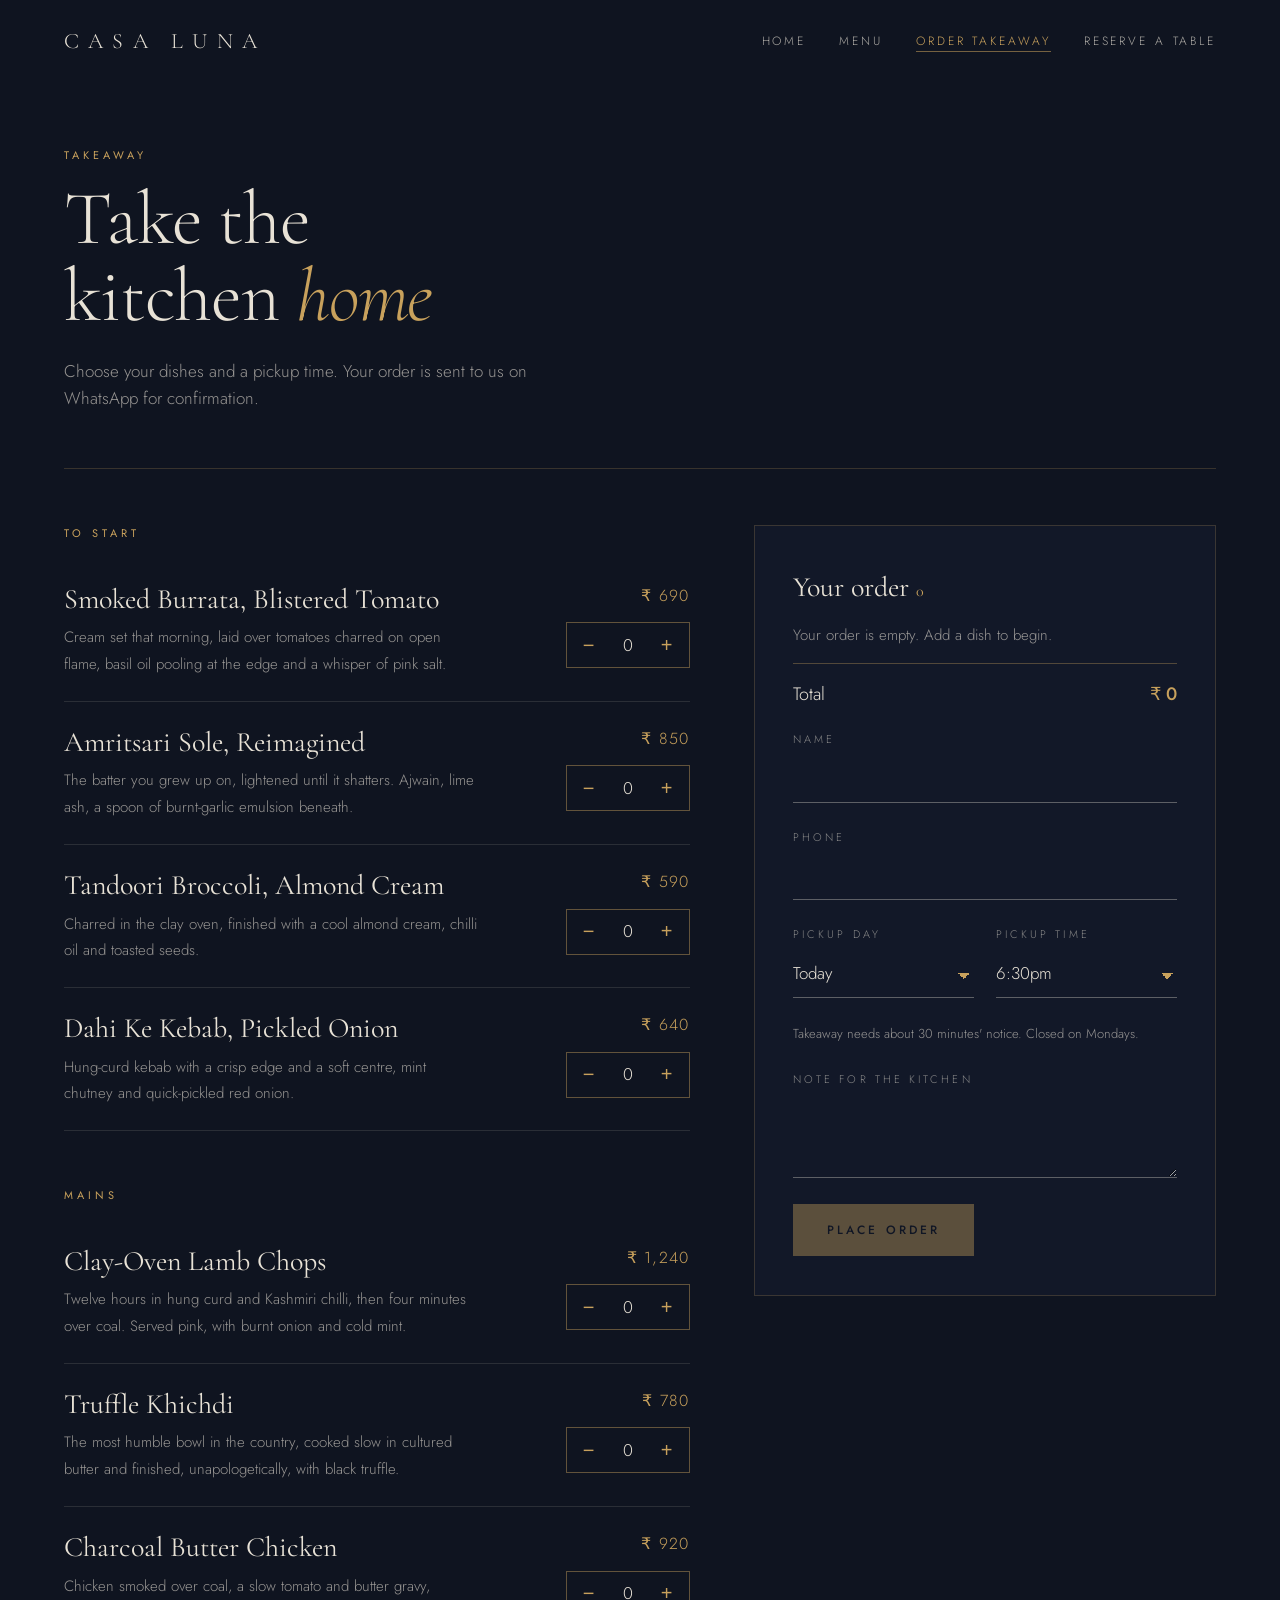
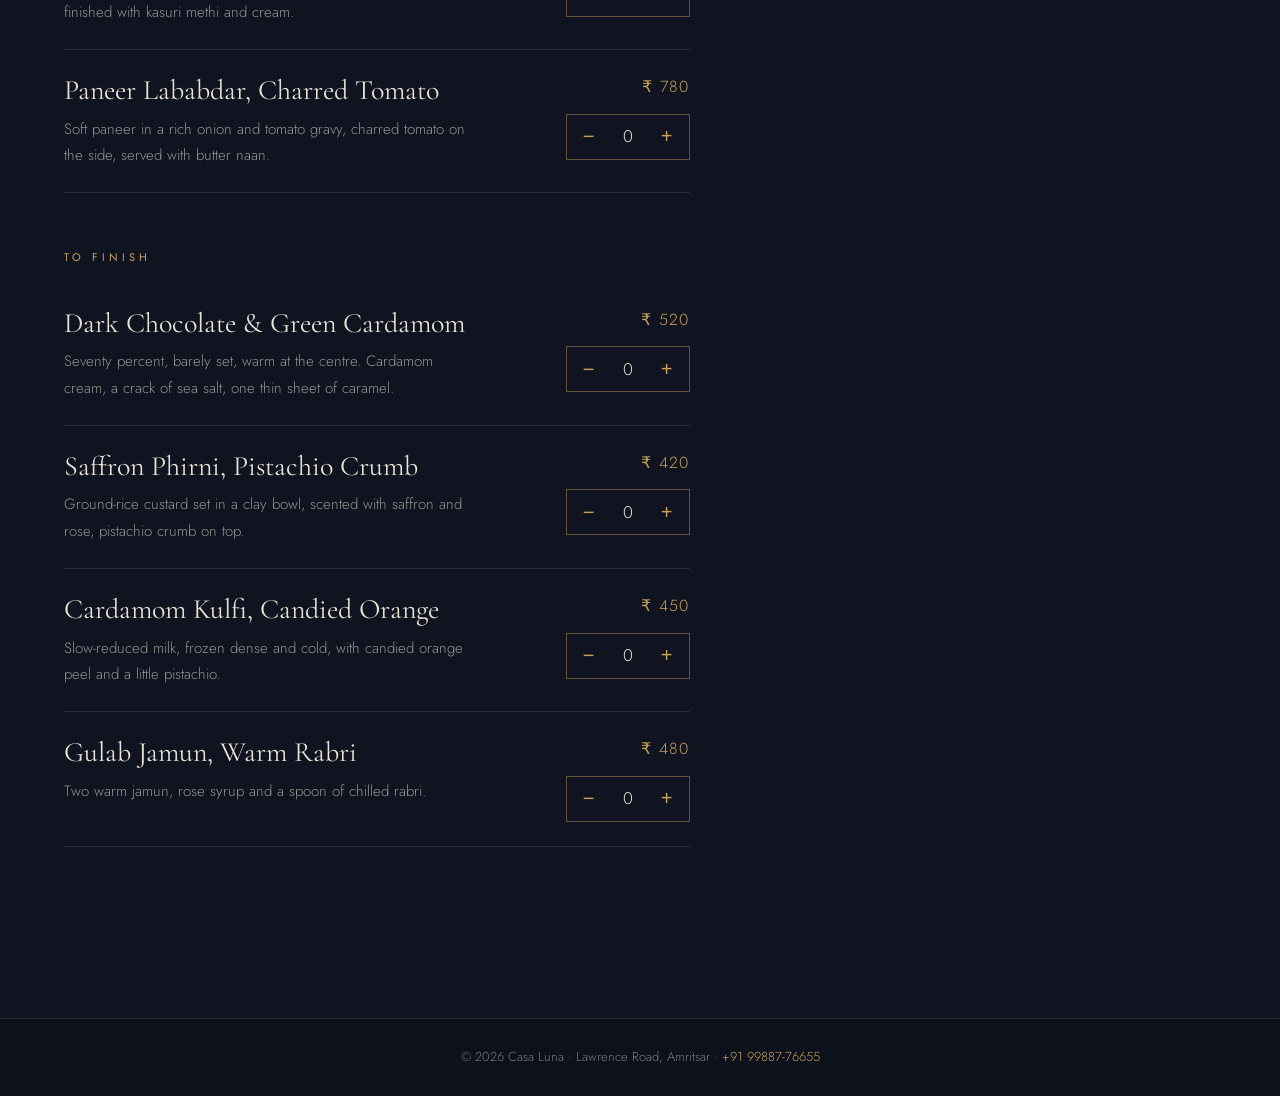
<file: order.html>
<!doctype html>
<html lang="en">
<head>
<meta charset="utf-8">
<meta name="viewport" content="width=device-width, initial-scale=1">
<title>Order takeaway — Casa Luna, Amritsar</title>
<meta name="description" content="Order Casa Luna takeaway: choose your dishes and a pickup time.">
<link rel="preconnect" href="https://fonts.googleapis.com"><link rel="preconnect" href="https://fonts.gstatic.com" crossorigin>
<link href="https://fonts.googleapis.com/css2?family=Cormorant+Garamond:ital,wght@0,300;0,400;0,500;1,300;1,400&family=Jost:wght@300;400;500&display=swap" rel="stylesheet">
<link rel="stylesheet" href="css/pages.css">
</head>
<body>
<header class="p-head"><a class="p-mark" href="index.html">Casa&nbsp;Luna</a>
  <nav class="p-nav" aria-label="Main"><a href="index.html">Home</a><a href="index.html#carte">Menu</a><a href="order.html" aria-current="page">Order takeaway</a><a href="reserve.html">Reserve a table</a></nav></header>
<main class="p-main">
  <div class="p-intro">
    <p class="p-eyebrow">Takeaway</p>
    <h1 class="p-title">Take the kitchen <em>home</em></h1>
    <p class="p-lede">Choose your dishes and a pickup time. Your order is sent to us on WhatsApp for confirmation.</p>
  </div>
  <div class="p-grid">
    <div id="order-menu"></div>
    <div class="o-side">
      <div id="cart-box" class="p-card">
        <h2>Your order <span id="cart-count" style="font-size:16px;color:var(--gold)">0</span></h2>
        <ul class="o-cart" id="cart-lines"></ul>
        <div class="o-total"><span>Total</span><strong id="cart-total">₹ 0</strong></div>
        <form id="order-form" class="f-grid" novalidate>
          <label class="f-field f-wide"><span>Name</span><input class="f-control" name="name" type="text" autocomplete="name" required></label>
          <label class="f-field f-wide"><span>Phone</span><input class="f-control" name="phone" type="tel" autocomplete="tel" inputmode="tel" pattern="[0-9+\s\(\)\-]{8,}" required></label>
          <label class="f-field"><span>Pickup day</span><select class="f-control" name="day" required></select></label>
          <label class="f-field"><span>Pickup time</span><select class="f-control" name="time" required></select></label>
          <p class="f-hint f-wide" id="pickup-msg"></p>
          <label class="f-field f-wide"><span>Note for the kitchen</span><textarea class="f-control" name="note" rows="2"></textarea></label>
          <div class="f-wide"><button class="p-btn" type="submit" name="place" disabled>Place order</button></div>
        </form>
      </div>
      <div class="p-done" id="order-done" tabindex="-1" hidden>
        <p class="p-eyebrow">One last step</p>
        <h2>Send your order on WhatsApp</h2>
        <p id="order-summary"></p>
        <ol class="p-steps"><li>Tap the button below — your order opens in WhatsApp.</li><li>Press send. We confirm the order and pickup time.</li></ol>
        <p class="f-hint">Your order isn't with us until the message is sent.</p>
        <a class="p-btn" id="order-wa" href="#" target="_blank" rel="noopener">Send on WhatsApp</a>
        <a class="p-btn p-btn--ghost" href="tel:+919988776655">Or call +91 99887-76655</a>
      </div>
    </div>
  </div>
</main>
<footer class="p-foot">© 2026 Casa Luna · Lawrence Road, Amritsar · <a href="tel:+919988776655">+91 99887-76655</a></footer>
<script src="js/config.js"></script>
<script src="js/menu-data.js"></script>
<script src="js/booking.js"></script>
<script src="js/order.js"></script>
</body>
</html>
</file>
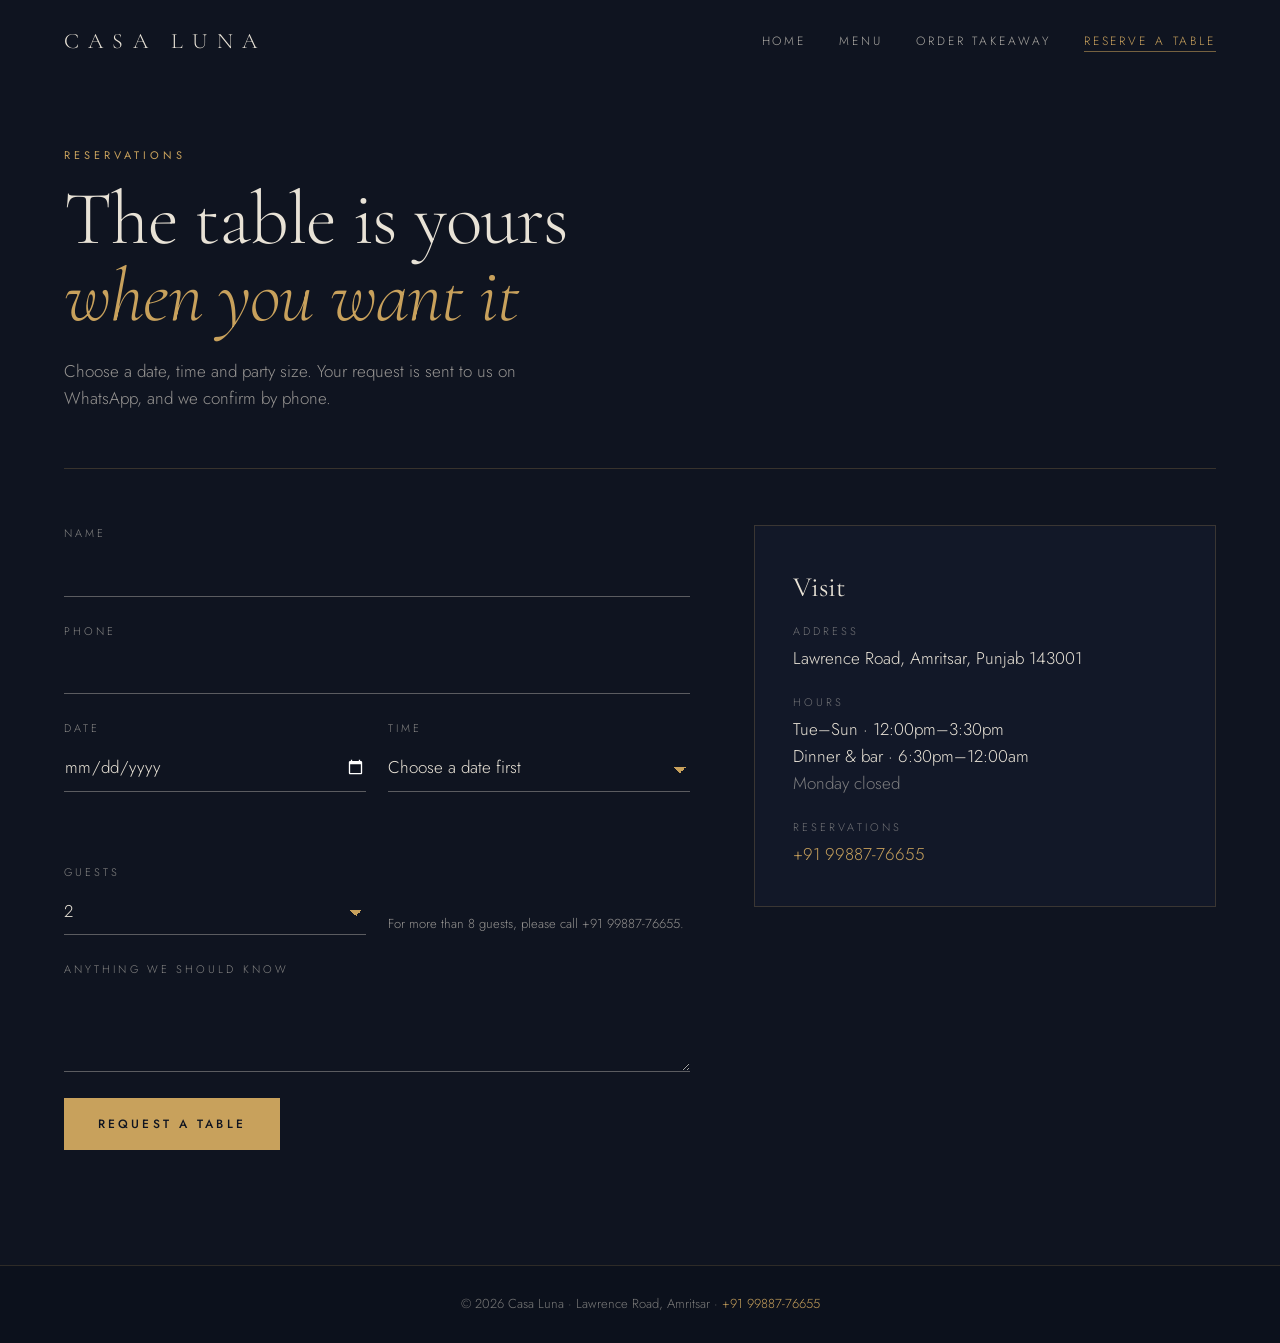
<file: reserve.html>
<!doctype html>
<html lang="en">
<head>
<meta charset="utf-8">
<meta name="viewport" content="width=device-width, initial-scale=1">
<title>Reserve a table — Casa Luna, Amritsar</title>
<meta name="description" content="Reserve a table at Casa Luna, Lawrence Road, Amritsar. Lunch and dinner, Tuesday to Sunday.">
<link rel="preconnect" href="https://fonts.googleapis.com"><link rel="preconnect" href="https://fonts.gstatic.com" crossorigin>
<link href="https://fonts.googleapis.com/css2?family=Cormorant+Garamond:ital,wght@0,300;0,400;0,500;1,300;1,400&family=Jost:wght@300;400;500&display=swap" rel="stylesheet">
<link rel="stylesheet" href="css/pages.css">
</head>
<body>
<header class="p-head"><a class="p-mark" href="index.html">Casa&nbsp;Luna</a>
  <nav class="p-nav" aria-label="Main"><a href="index.html">Home</a><a href="index.html#carte">Menu</a><a href="order.html">Order takeaway</a><a href="reserve.html" aria-current="page">Reserve a table</a></nav></header>
<main class="p-main">
  <div class="p-intro">
    <p class="p-eyebrow">Reservations</p>
    <h1 class="p-title">The table is yours <em>when you want it</em></h1>
    <p class="p-lede">Choose a date, time and party size. Your request is sent to us on WhatsApp, and we confirm by phone.</p>
  </div>
  <div class="p-grid">
    <div>
      <form id="reserve-form" class="f-grid" novalidate>
        <label class="f-field f-wide"><span>Name</span><input class="f-control" name="name" type="text" autocomplete="name" required></label>
        <label class="f-field f-wide"><span>Phone</span><input class="f-control" name="phone" type="tel" autocomplete="tel" inputmode="tel" pattern="[0-9+\s\(\)\-]{8,}" required></label>
        <label class="f-field"><span>Date</span><input class="f-control" name="date" type="date" required></label>
        <label class="f-field"><span>Time</span><select class="f-control" name="time" required></select></label>
        <p class="f-warn f-wide" id="time-msg" role="status"></p>
        <label class="f-field"><span>Guests</span><select class="f-control" name="guests"></select></label>
        <p class="f-hint" id="big-group" style="align-self:end"></p>
        <label class="f-field f-wide"><span>Anything we should know</span><textarea class="f-control" name="note" rows="3"></textarea></label>
        <div class="f-wide"><button class="p-btn" type="submit">Request a table</button></div>
      </form>
      <div class="p-done" id="reserve-done" tabindex="-1" hidden>
        <p class="p-eyebrow">One last step</p>
        <h2>Send it to us on WhatsApp</h2>
        <p id="reserve-summary"></p>
        <ol class="p-steps"><li>Tap the button below — a message with your details opens in WhatsApp.</li><li>Press send. We confirm your table by phone.</li></ol>
        <p class="f-hint">Your request isn't with us until the message is sent.</p>
        <a class="p-btn" id="reserve-wa" href="#" target="_blank" rel="noopener">Send on WhatsApp</a>
        <a class="p-btn p-btn--ghost" href="tel:+919988776655">Or call +91 99887-76655</a>
      </div>
    </div>
    <aside class="p-card">
      <h2>Visit</h2>
      <dl class="p-info">
        <div><dt>Address</dt><dd>Lawrence Road, Amritsar, Punjab 143001</dd></div>
        <div><dt>Hours</dt><dd>Tue–Sun · 12:00pm–3:30pm<br>Dinner &amp; bar · 6:30pm–12:00am<br><span style="color:rgba(232,226,214,.5)">Monday closed</span></dd></div>
        <div><dt>Reservations</dt><dd><a href="tel:+919988776655">+91 99887-76655</a></dd></div>
      </dl>
    </aside>
  </div>
</main>
<footer class="p-foot">© 2026 Casa Luna · Lawrence Road, Amritsar · <a href="tel:+919988776655">+91 99887-76655</a></footer>
<script src="js/config.js"></script>
<script src="js/booking.js"></script>
<script src="js/reserve.js"></script>
</body>
</html>
</file>
<file: css/pages.css>
/* Reserve + takeaway pages — Casa Luna's own look (navy, brass, Cormorant + Jost), from the design file */
:root { --navy: #0f1420; --navy-2: #121828; --navy-3: #0c111c; --gold: #c8a15c; --gold-2: #e2c48c; --ivory: #e8e2d6; --muted: rgba(232,226,214,.62); --line: rgba(232,226,214,.12); --pad: clamp(20px, 5vw, 64px); }
*, *::before, *::after { box-sizing: border-box; }
html { -webkit-text-size-adjust: 100%; }
body { margin: 0; background: var(--navy); color: var(--ivory); font-family: Jost, "Helvetica Neue", Helvetica, sans-serif; font-weight: 300; line-height: 1.6; -webkit-font-smoothing: antialiased; }
a { color: var(--gold); text-decoration: none; } a:hover { color: var(--gold-2); }
h1, h2, h3, p { margin: 0; }
:focus-visible { outline: 2px solid var(--gold); outline-offset: 3px; }
[hidden] { display: none !important; }

.p-head { display: flex; flex-wrap: wrap; align-items: center; justify-content: space-between; gap: 14px 20px; max-width: 1320px; margin: 0 auto; padding: 24px var(--pad); }
.p-mark { font-family: "Cormorant Garamond", Georgia, serif; font-size: clamp(16px, 2.4vw, 22px); letter-spacing: clamp(.2em, 1.4vw, .42em); text-transform: uppercase; color: var(--ivory); }
.p-nav { display: flex; flex-wrap: wrap; gap: 12px clamp(16px, 2.6vw, 34px); font-size: 12px; letter-spacing: .24em; text-transform: uppercase; }
.p-nav a { color: rgba(232,226,214,.72); } .p-nav a[aria-current] { color: var(--gold); border-bottom: 1px solid rgba(200,161,92,.55); }
.p-nav a:hover { color: var(--ivory); }

.p-main { max-width: 1320px; margin: 0 auto; padding: clamp(24px, 5vw, 64px) var(--pad) clamp(64px, 9vw, 120px); }
.p-eyebrow { font-size: 11px; letter-spacing: .36em; text-transform: uppercase; color: var(--gold); font-weight: 400; margin-bottom: 16px; }
.p-title { font-family: "Cormorant Garamond", Georgia, serif; font-weight: 300; font-size: clamp(38px, 6vw, 76px); line-height: 1.02; letter-spacing: -.015em; max-width: 16ch; text-wrap: balance; }
.p-title em { color: var(--gold); font-style: italic; }
.p-lede { margin-top: 22px; max-width: 52ch; font-size: clamp(15px, 1.5vw, 17px); color: var(--muted); }
.p-intro { padding-bottom: clamp(32px, 5vw, 56px); border-bottom: 1px solid rgba(200,161,92,.22); margin-bottom: clamp(32px, 5vw, 56px); }
.p-grid { display: grid; grid-template-columns: minmax(0, 1.15fr) minmax(0, .85fr); gap: clamp(32px, 5vw, 80px); align-items: start; }

.p-btn { display: inline-flex; align-items: center; justify-content: center; min-height: 52px; padding: 0 34px; border: 0; background: var(--gold); color: var(--navy); font: 500 12px/1 Jost, sans-serif; letter-spacing: .26em; text-transform: uppercase; cursor: pointer; transition: background .25s; }
.p-btn:hover { background: var(--gold-2); color: var(--navy); }
.p-btn[disabled] { opacity: .4; cursor: not-allowed; }
.p-btn--ghost { background: transparent; color: var(--gold); border: 1px solid rgba(200,161,92,.55); } .p-btn--ghost:hover { background: rgba(200,161,92,.12); color: var(--gold-2); }

.f-grid { display: grid; grid-template-columns: 1fr 1fr; gap: 26px 22px; }
.f-wide { grid-column: 1 / -1; }
.f-field { display: grid; gap: 6px; }
.f-field > span { font-size: 11px; letter-spacing: .28em; text-transform: uppercase; color: rgba(232,226,214,.55); }
.f-control { width: 100%; min-height: 48px; padding: 10px 0; border: 0; border-bottom: 1px solid rgba(232,226,214,.35); border-radius: 0; background: transparent; color: var(--ivory); font: 300 17px/1.3 Jost, sans-serif; appearance: none; color-scheme: dark; }
.f-control:focus { outline: 0; border-bottom-color: var(--gold); }
textarea.f-control { min-height: 84px; resize: vertical; }
select.f-control { background-image: linear-gradient(45deg, transparent 50%, var(--gold) 50%), linear-gradient(-45deg, transparent 50%, var(--gold) 50%); background-size: 6px 6px; background-position: calc(100% - 10px) 55%, calc(100% - 4px) 55%; background-repeat: no-repeat; padding-right: 24px; }
select.f-control option, select.f-control optgroup { background: var(--navy-2); color: var(--ivory); }
.f-hint { font-size: 13px; color: var(--muted); }
.f-warn { font-size: 14px; color: var(--gold-2); min-height: 1.4em; }

.p-card { padding: clamp(22px, 3vw, 40px); background: var(--navy-2); border: 1px solid rgba(200,161,92,.22); }
.p-card h2 { font-family: "Cormorant Garamond", Georgia, serif; font-weight: 400; font-size: 28px; margin-bottom: 14px; }
.p-info { display: grid; gap: 22px; margin: 0; }
.p-info dt { font-size: 11px; letter-spacing: .28em; text-transform: uppercase; color: rgba(232,226,214,.45); margin-bottom: 4px; }
.p-info dd { margin: 0; font-size: 17px; }
.p-done { padding: clamp(24px, 4vw, 48px); border: 1px solid rgba(200,161,92,.45); background: var(--navy-2); display: grid; gap: 18px; justify-items: start; }
.p-done h2 { font-family: "Cormorant Garamond", Georgia, serif; font-weight: 300; font-size: clamp(30px, 4vw, 48px); line-height: 1.1; }
.p-done:focus { outline: 0; }
.p-steps { margin: 0; padding-left: 1.2em; color: var(--muted); } .p-steps li { margin: 4px 0; }

.o-course { margin-bottom: clamp(32px, 5vw, 56px); }
.o-item { display: flex; justify-content: space-between; gap: 24px; align-items: flex-start; padding: 24px 0; border-bottom: 1px solid var(--line); }
.o-item h3 { font-family: "Cormorant Garamond", Georgia, serif; font-weight: 400; font-size: clamp(22px, 2.6vw, 28px); line-height: 1.2; margin-bottom: 8px; }
.o-item p { color: var(--muted); font-size: 15px; line-height: 1.75; max-width: 46ch; }
.o-buy { display: grid; gap: 14px; justify-items: end; flex: none; }
.o-price { color: var(--gold); letter-spacing: .08em; white-space: nowrap; }
.o-qty { display: inline-flex; align-items: center; border: 1px solid rgba(200,161,92,.45); }
.o-qty button { width: 44px; height: 44px; border: 0; background: transparent; color: var(--gold); font-size: 20px; cursor: pointer; } .o-qty button:hover { background: rgba(200,161,92,.14); }
.o-qty output { min-width: 34px; text-align: center; font-size: 17px; }
.o-side { position: sticky; top: 20px; display: grid; gap: 24px; }
.o-cart { padding: 0; margin: 0; list-style: none; display: grid; gap: 10px; }
.o-cart li { display: flex; justify-content: space-between; gap: 16px; font-size: 15px; }
.o-cart .o-empty { color: var(--muted); }
.o-total { display: flex; justify-content: space-between; padding: 16px 0 22px; margin-top: 16px; border-top: 1px solid rgba(200,161,92,.35); font-size: 18px; }
.o-total strong { font-weight: 500; color: var(--gold); }
.p-foot { border-top: 1px solid rgba(200,161,92,.18); background: var(--navy-3); padding: 28px var(--pad); font-size: 13px; color: rgba(232,226,214,.5); text-align: center; }

@media (max-width: 879.98px) { .p-grid { grid-template-columns: 1fr; } .o-side { position: static; } }
@media (max-width: 479.98px) { .f-grid { grid-template-columns: 1fr; } .o-item { flex-direction: column; } .o-buy { justify-items: start; grid-auto-flow: column; align-items: center; gap: 22px; } }
@media (prefers-reduced-motion: reduce) { * { transition: none !important; } }
</file>
